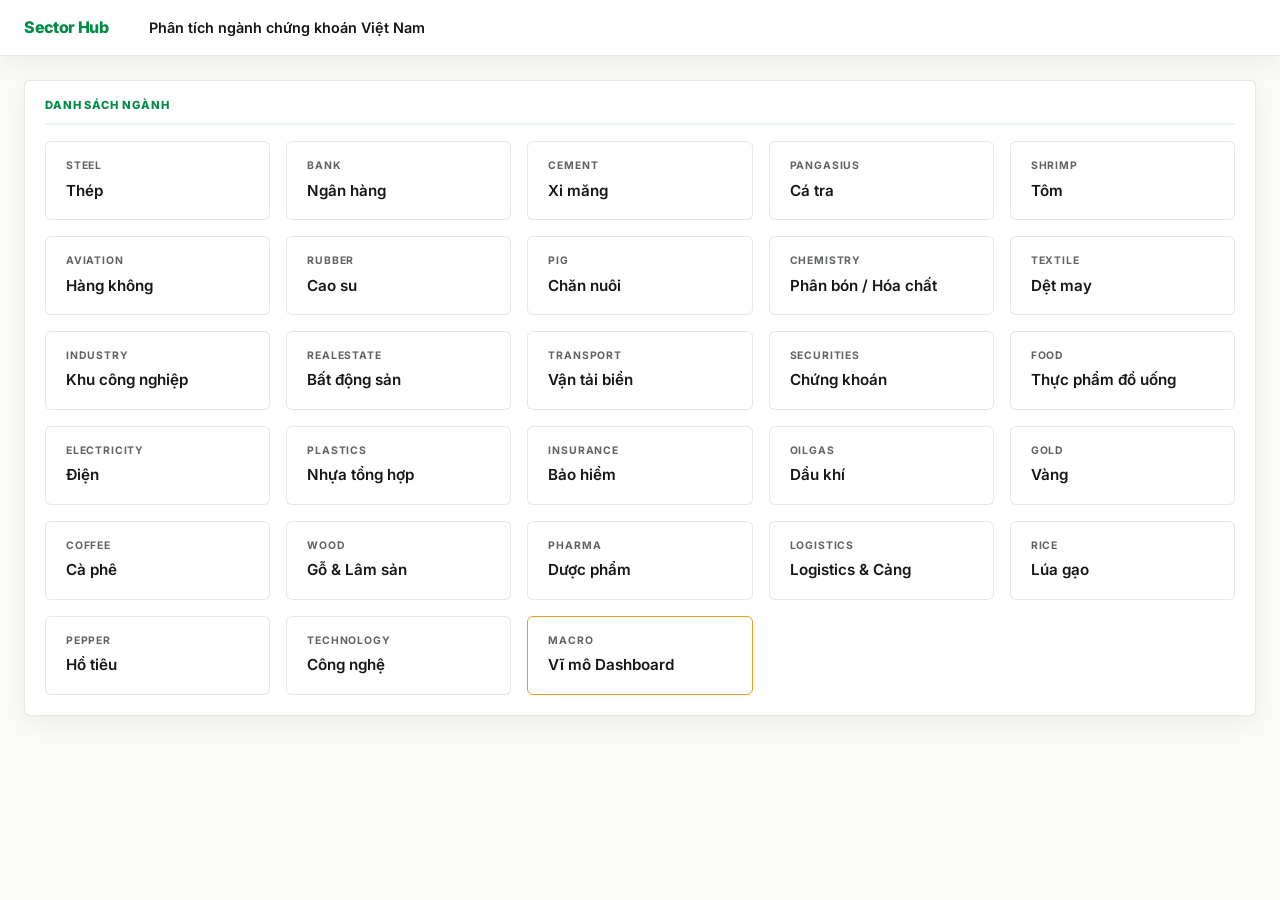
<file: static/index.html>
<!DOCTYPE html>
<html lang="vi">
<head>
  <meta charset="UTF-8"/>
  <meta name="viewport" content="width=device-width,initial-scale=1"/>
  <title>Sector Hub</title>
  <link href="https://fonts.googleapis.com/css2?family=Inter:ital,wght@0,400;0,600;0,800;1,400;1,600&family=Playfair+Display:wght@900&display=swap" rel="stylesheet"/>
  <link rel="stylesheet" href="/static/css/main.css"/>
</head>
<body>
  <header class="sh-header">
    <div class="sh-header-inner">
      <a href="/" class="sh-brand">Sector Hub</a>
      <div class="sh-header-meta">
        <span class="sh-sector-name">Phân tích ngành chứng khoán Việt Nam</span>
      </div>
    </div>
  </header>

  <main class="sh-main">
    <section class="block-section">
      <div class="block-title">Danh sách ngành</div>
      <div class="sector-grid-index" id="sector-list">
        <a href="/sector/steel" class="sector-card-index">
          <div class="sector-code">STEEL</div>
          <div class="sector-label">Thép</div>
        </a>
        <a href="/sector/bank" class="sector-card-index">
          <div class="sector-code">BANK</div>
          <div class="sector-label">Ngân hàng</div>
        </a>
        <a href="/sector/cement" class="sector-card-index">
          <div class="sector-code">CEMENT</div>
          <div class="sector-label">Xi măng</div>
        </a>
        <a href="/sector/pangasius" class="sector-card-index">
          <div class="sector-code">PANGASIUS</div>
          <div class="sector-label">Cá tra</div>
        </a>
        <a href="/sector/shrimp" class="sector-card-index">
          <div class="sector-code">SHRIMP</div>
          <div class="sector-label">Tôm</div>
        </a>
        <a href="/sector/aviation" class="sector-card-index">
          <div class="sector-code">AVIATION</div>
          <div class="sector-label">Hàng không</div>
        </a>
        <a href="/sector/rubber" class="sector-card-index">
          <div class="sector-code">RUBBER</div>
          <div class="sector-label">Cao su</div>
        </a>
        <a href="/sector/pig" class="sector-card-index">
          <div class="sector-code">PIG</div>
          <div class="sector-label">Chăn nuôi</div>
        </a>
        <a href="/sector/chemistry" class="sector-card-index">
          <div class="sector-code">CHEMISTRY</div>
          <div class="sector-label">Phân bón / Hóa chất</div>
        </a>
        <a href="/sector/textile" class="sector-card-index">
          <div class="sector-code">TEXTILE</div>
          <div class="sector-label">Dệt may</div>
        </a>
        <a href="/sector/industry" class="sector-card-index">
          <div class="sector-code">INDUSTRY</div>
          <div class="sector-label">Khu công nghiệp</div>
        </a>
        <a href="/sector/realestate" class="sector-card-index">
          <div class="sector-code">REALESTATE</div>
          <div class="sector-label">Bất động sản</div>
        </a>
        <a href="/sector/transport" class="sector-card-index">
          <div class="sector-code">TRANSPORT</div>
          <div class="sector-label">Vận tải biển</div>
        </a>
        <a href="/sector/securities" class="sector-card-index">
          <div class="sector-code">SECURITIES</div>
          <div class="sector-label">Chứng khoán</div>
        </a>
        <a href="/sector/food-beverage" class="sector-card-index">
          <div class="sector-code">FOOD</div>
          <div class="sector-label">Thực phẩm đồ uống</div>
        </a>
        <a href="/sector/electricity" class="sector-card-index">
          <div class="sector-code">ELECTRICITY</div>
          <div class="sector-label">Điện</div>
        </a>
        <a href="/sector/plastics" class="sector-card-index">
          <div class="sector-code">PLASTICS</div>
          <div class="sector-label">Nhựa tổng hợp</div>
        </a>
        <a href="/sector/insurance" class="sector-card-index">
          <div class="sector-code">INSURANCE</div>
          <div class="sector-label">Bảo hiểm</div>
        </a>
        <a href="/sector/oilgas" class="sector-card-index">
          <div class="sector-code">OILGAS</div>
          <div class="sector-label">Dầu khí</div>
        </a>
        <a href="/sector/gold" class="sector-card-index">
          <div class="sector-code">GOLD</div>
          <div class="sector-label">Vàng</div>
        </a>
        <a href="/sector/coffee" class="sector-card-index">
          <div class="sector-code">COFFEE</div>
          <div class="sector-label">Cà phê</div>
        </a>
        <a href="/sector/wood" class="sector-card-index">
          <div class="sector-code">WOOD</div>
          <div class="sector-label">Gỗ & Lâm sản</div>
        </a>
        <a href="/sector/pharma" class="sector-card-index">
          <div class="sector-code">PHARMA</div>
          <div class="sector-label">Dược phẩm</div>
        </a>
        <a href="/sector/logistics" class="sector-card-index">
          <div class="sector-code">LOGISTICS</div>
          <div class="sector-label">Logistics & Cảng</div>
        </a>
        <a href="/sector/rice" class="sector-card-index">
          <div class="sector-code">RICE</div>
          <div class="sector-label">Lúa gạo</div>
        </a>
        <a href="/sector/pepper" class="sector-card-index">
          <div class="sector-code">PEPPER</div>
          <div class="sector-label">Hồ tiêu</div>
        </a>
        <a href="/sector/technology" class="sector-card-index">
          <div class="sector-code">TECHNOLOGY</div>
          <div class="sector-label">Công nghệ</div>
        </a>
        <a href="/macro" class="sector-card-index" style="border-color: var(--gold)">
          <div class="sector-code">MACRO</div>
          <div class="sector-label">Vĩ mô Dashboard</div>
        </a>
      </div>
    </section>
  </main>
</body>
</html>
</file>
<file: static/css/main.css>
/* === DESIGN TOKENS (từ ocbs_style_guide.md + điều chỉnh cho dashboard) === */
:root {
  /* Brand */
  --green:       #008C44;
  --green-900:   #004B2C;
  --green-800:   #006633;
  --green-100:   #E8F5EE;
  --gold:        #E4A025;
  --gold-100:    #FFF4DA;

  /* Surfaces */
  --paper:       #FAFAF7;
  --paper-2:     #F2F4EF;
  --white:       #FFFFFF;

  /* Ink */
  --ink:         #161616;
  --muted:       #5F6460;

  /* Semantic */
  --red:         #B84B43;
  --red-100:     #FCEDEC;

  /* Borders */
  --line:        rgba(22,22,22,.10);
  --line-strong: rgba(22,22,22,.18);
  --shadow:      0 14px 42px rgba(0,0,0,.07);
  --shadow-soft: 0 8px 24px rgba(0,0,0,.05);

  /* Highcharts series colors — đồng bộ với charts.js HC_COLORS */
  --hc-0: #1d4ed8;   /* giá chính / price */
  --hc-1: #b91c1c;   /* chi phí / cost */
  --hc-2: #15803d;   /* spread / margin */
  --hc-3: #b45309;   /* volume / thị phần */
  --hc-4: #6d28d9;   /* tỷ giá / macro */
  --hc-5: #0369a1;   /* lãi suất / rate */
  --hc-6: #be185d;   /* phụ */
  --hc-7: #047857;   /* phụ */

  /* Layout */
  --grid-gap:     1rem;
  --card-radius:  6px;
  --section-gap:  1.5rem;
  --max-width:    1400px;
  --header-h:     56px;
}

/* === RESET & BASE === */
*, *::before, *::after { box-sizing: border-box; margin: 0; padding: 0; }
body {
  font-family: 'Inter', system-ui, sans-serif;
  background: var(--paper);
  color: var(--ink);
  font-size: 14px;
  line-height: 1.6;
}

/* === HEADER === */
.sh-header {
  position: sticky; top: 0; z-index: 100;
  background: var(--white);
  border-bottom: 1px solid var(--line);
  height: var(--header-h);
  box-shadow: var(--shadow-soft);
}
.sh-header-inner {
  max-width: var(--max-width);
  margin: 0 auto;
  padding: 0 1.5rem;
  height: 100%;
  display: flex;
  align-items: center;
  gap: 1rem;
}
.sh-brand {
  font-weight: 800;
  color: var(--green);
  text-decoration: none;
  font-size: 1rem;
  letter-spacing: -0.02em;
}
.sh-header-meta { display: flex; flex-direction: column; gap: 0; margin-left: 1.5rem; }
.sh-sector-name { font-weight: 600; font-size: 0.9rem; color: var(--ink); }
.sh-updated { font-size: 0.75rem; color: var(--muted); }

/* === MAIN LAYOUT === */
.sh-main {
  max-width: var(--max-width);
  margin: 0 auto;
  padding: 1.5rem;
  display: flex;
  flex-direction: column;
  gap: var(--section-gap);
}

/* === GRID === */
.sector-grid-2 {
  display: grid;
  grid-template-columns: 1fr 1fr;
  gap: var(--grid-gap);
}
.sector-grid-1 {
  display: grid;
  grid-template-columns: 1fr;
  gap: var(--grid-gap);
}
@media (max-width: 1024px) {
  .sector-grid-2 { grid-template-columns: 1fr; }
}

/* === BLOCK SECTION === */
.block-section {
  background: var(--white);
  border: 1px solid var(--line);
  border-radius: var(--card-radius);
  padding: 1rem 1.25rem 1.25rem;
  box-shadow: var(--shadow-soft);
}
.block-title {
  font-size: 0.7rem;
  font-weight: 800;
  letter-spacing: 0.08em;
  text-transform: uppercase;
  color: var(--green);
  margin-bottom: 1rem;
  padding-bottom: 0.5rem;
  border-bottom: 2px solid var(--green-100);
}

/* === CHART CARD (bọc từng biểu đồ) === */
.chart-card {
  background: var(--paper);
  border: 1px solid var(--line);
  border-radius: var(--card-radius);
  padding: 0.75rem 1rem;
  margin-bottom: 0.75rem;
}
.chart-card:last-child { margin-bottom: 0; }
.chart-header {
  display: flex;
  justify-content: space-between;
  align-items: center;
  margin-bottom: 0.5rem;
  gap: 0.5rem;
}
.chart-title {
  font-size: 0.75rem;
  font-weight: 600;
  color: var(--muted);
  text-transform: uppercase;
  letter-spacing: 0.05em;
  white-space: nowrap;
  overflow: hidden;
  text-overflow: ellipsis;
}
.chart-container { min-height: 260px; }
.chart-container.chart-sm { min-height: 200px; }
.chart-container.chart-lg { min-height: 340px; }

/* === YEAR BUTTONS === */
.year-btns { display: flex; gap: 3px; flex-shrink: 0; }
.year-btns button {
  padding: 2px 7px;
  font-size: 0.7rem;
  font-weight: 600;
  border-radius: 3px;
  background: transparent;
  color: var(--muted);
  border: 1px solid var(--line-strong);
  cursor: pointer;
  transition: all 0.15s;
  font-family: 'Inter', sans-serif;
}
.year-btns button:hover { color: var(--green); border-color: var(--green); }
.year-btns button.active {
  background: var(--green);
  color: white;
  border-color: var(--green);
}

/* === STALE BADGES === */
.stale-badge {
  font-size: 0.65rem;
  font-weight: 600;
  padding: 2px 7px;
  border-radius: 9999px;
  white-space: nowrap;
  flex-shrink: 0;
}
.stale-badge.warn  { background: var(--gold-100); color: #92400e; border: 1px solid #fcd34d; }
.stale-badge.info  { background: #e0f2fe; color: #0369a1; border: 1px solid #bae6fd; }
.stale-badge.error { background: var(--red-100); color: var(--red); border: 1px solid #fca5a5; }

/* === LOADING SKELETON === */
@keyframes shimmer {
  0%   { background-position: -200% 0; }
  100% { background-position: 200% 0; }
}
.skeleton {
  background: linear-gradient(90deg, var(--line) 25%, var(--line-strong) 50%, var(--line) 75%);
  background-size: 200% 100%;
  animation: shimmer 1.5s infinite;
  border-radius: 4px;
  height: 100%;
  min-height: 260px;
}

/* === BLOCK E — BẢNG CỔ PHIẾU === */
.stock-table { width: 100%; border-collapse: collapse; font-size: 0.8rem; }
.stock-table th {
  text-align: right;
  font-size: 0.65rem;
  font-weight: 800;
  text-transform: uppercase;
  letter-spacing: 0.05em;
  color: var(--muted);
  padding: 0.4rem 0.75rem;
  border-bottom: 2px solid var(--line-strong);
}
.stock-table th:first-child { text-align: left; }
.stock-table td {
  padding: 0.5rem 0.75rem;
  text-align: right;
  border-bottom: 1px solid var(--line);
  color: var(--ink);
}
.stock-table td:first-child { text-align: left; font-weight: 600; color: var(--green); }
.stock-table tr:hover td { background: var(--paper-2); }
.num-up   { color: #15803d; font-weight: 600; }
.num-down { color: var(--red); font-weight: 600; }
.num-neu  { color: var(--muted); }
.tag-buy  { background: var(--green-100); color: var(--green-800); font-size: 0.65rem; font-weight: 700; padding: 1px 6px; border-radius: 3px; }
.tag-hold { background: var(--gold-100); color: #92400e; font-size: 0.65rem; font-weight: 700; padding: 1px 6px; border-radius: 3px; }
.tag-sell { background: var(--red-100); color: var(--red); font-size: 0.65rem; font-weight: 700; padding: 1px 6px; border-radius: 3px; }

/* === BLOCK G — ENTERPRISE API SNAPSHOT === */
.enterprise-loading,
.enterprise-empty {
  min-height: 96px;
  display: flex;
  align-items: center;
  justify-content: center;
  color: var(--muted);
  font-size: 0.85rem;
  border: 1px dashed var(--line-strong);
  border-radius: var(--card-radius);
  background: var(--paper);
}
.enterprise-kpi-grid {
  display: grid;
  grid-template-columns: repeat(auto-fit, minmax(180px, 1fr));
  gap: 0.75rem;
  margin-bottom: 0.75rem;
}
.enterprise-card {
  background: var(--paper);
  border: 1px solid var(--line);
  border-radius: var(--card-radius);
  padding: 0.8rem;
  min-height: 176px;
}
.enterprise-card-top {
  display: flex;
  align-items: center;
  justify-content: space-between;
  gap: 0.5rem;
  margin-bottom: 0.35rem;
}
.enterprise-card-top strong {
  color: var(--green);
  font-size: 1rem;
}
.enterprise-card-top span {
  color: var(--muted);
  font-size: 0.72rem;
  white-space: nowrap;
}
.enterprise-price {
  font-size: 1.35rem;
  line-height: 1.2;
  font-weight: 800;
  color: var(--ink);
  margin-bottom: 0.65rem;
}
.enterprise-card dl {
  display: grid;
  grid-template-columns: 1fr 1fr;
  gap: 0.45rem 0.75rem;
}
.enterprise-card dt {
  color: var(--muted);
  font-size: 0.65rem;
  line-height: 1.2;
}
.enterprise-card dd {
  color: var(--ink);
  font-size: 0.82rem;
  font-weight: 700;
  line-height: 1.25;
  margin-top: 0.1rem;
}
.enterprise-grid {
  margin-bottom: 0.75rem;
}
.table-scroll {
  overflow-x: auto;
  max-width: 100%;
}
.table-note {
  color: var(--muted);
  font-size: 0.68rem;
  font-weight: 500;
}
@media (max-width: 640px) {
  .enterprise-kpi-grid { grid-template-columns: 1fr; }
  .enterprise-card { min-height: auto; }
  .stock-table th,
  .stock-table td { padding: 0.45rem 0.55rem; }
}

/* === INDEX PAGE === */
.sector-grid-index {
  display: grid;
  grid-template-columns: repeat(auto-fill, minmax(200px, 1fr));
  gap: 1rem;
}
.sector-card-index {
  background: var(--white);
  border: 1px solid var(--line);
  border-radius: var(--card-radius);
  padding: 1rem 1.25rem;
  text-decoration: none;
  color: var(--ink);
  transition: box-shadow 0.2s, border-color 0.2s;
  display: block;
}
.sector-card-index:hover {
  box-shadow: var(--shadow);
  border-color: var(--green);
}
.sector-card-index .sector-code { font-size: 0.65rem; color: var(--muted); font-weight: 700; text-transform: uppercase; letter-spacing: 0.08em; }
.sector-card-index .sector-label { font-size: 0.95rem; font-weight: 600; margin-top: 0.25rem; }
</file>
